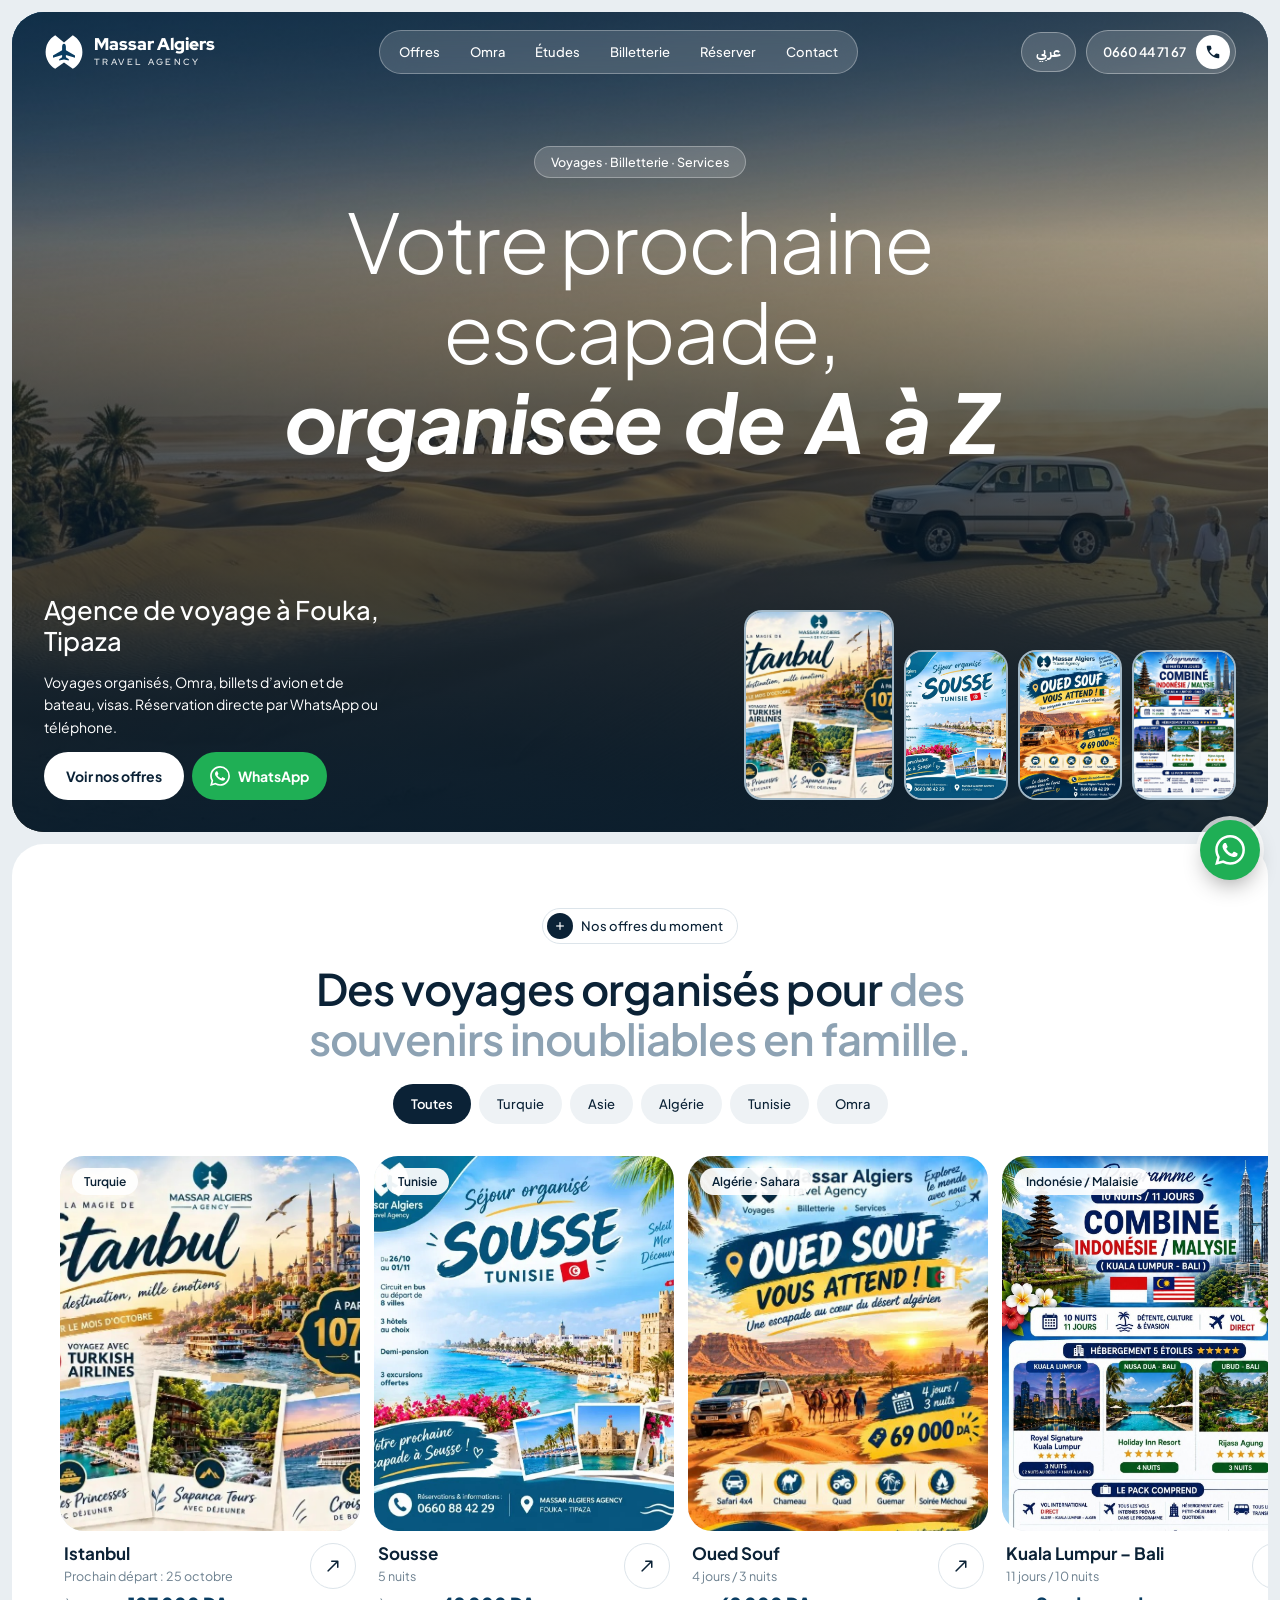
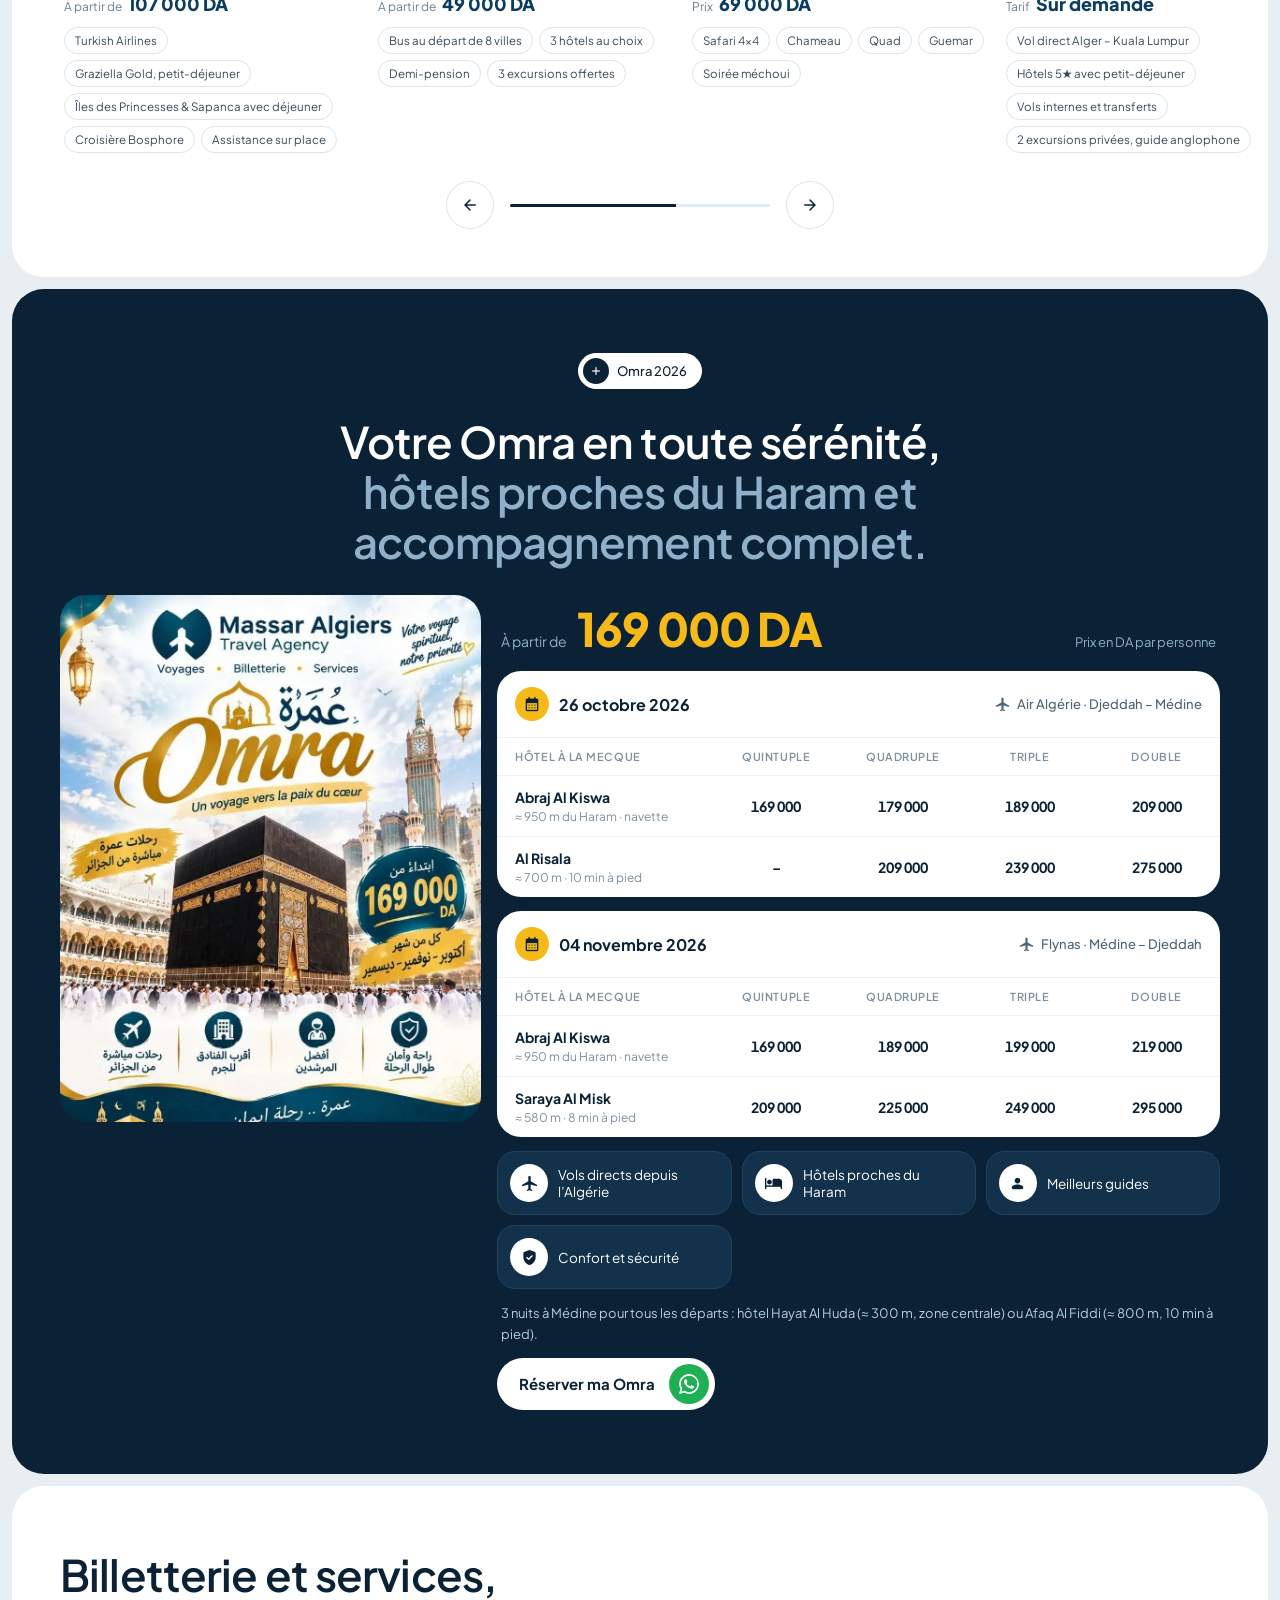
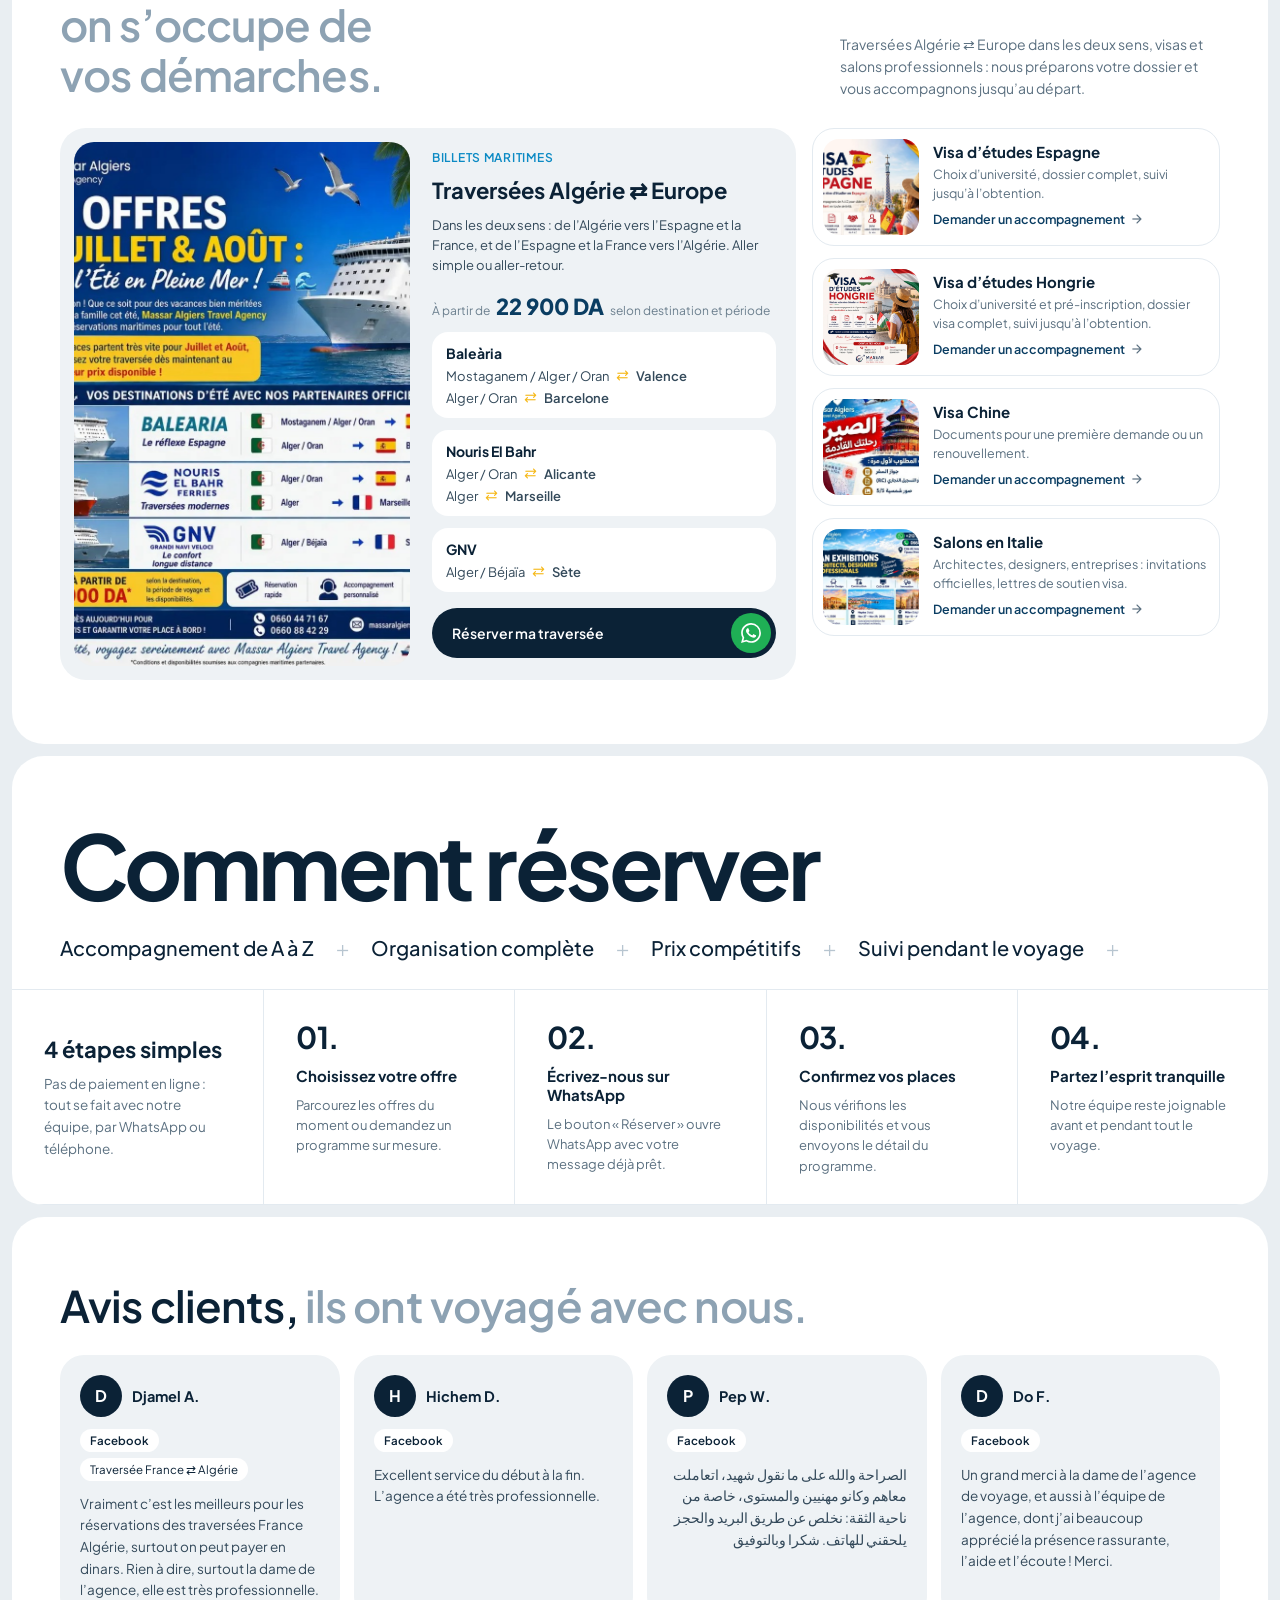
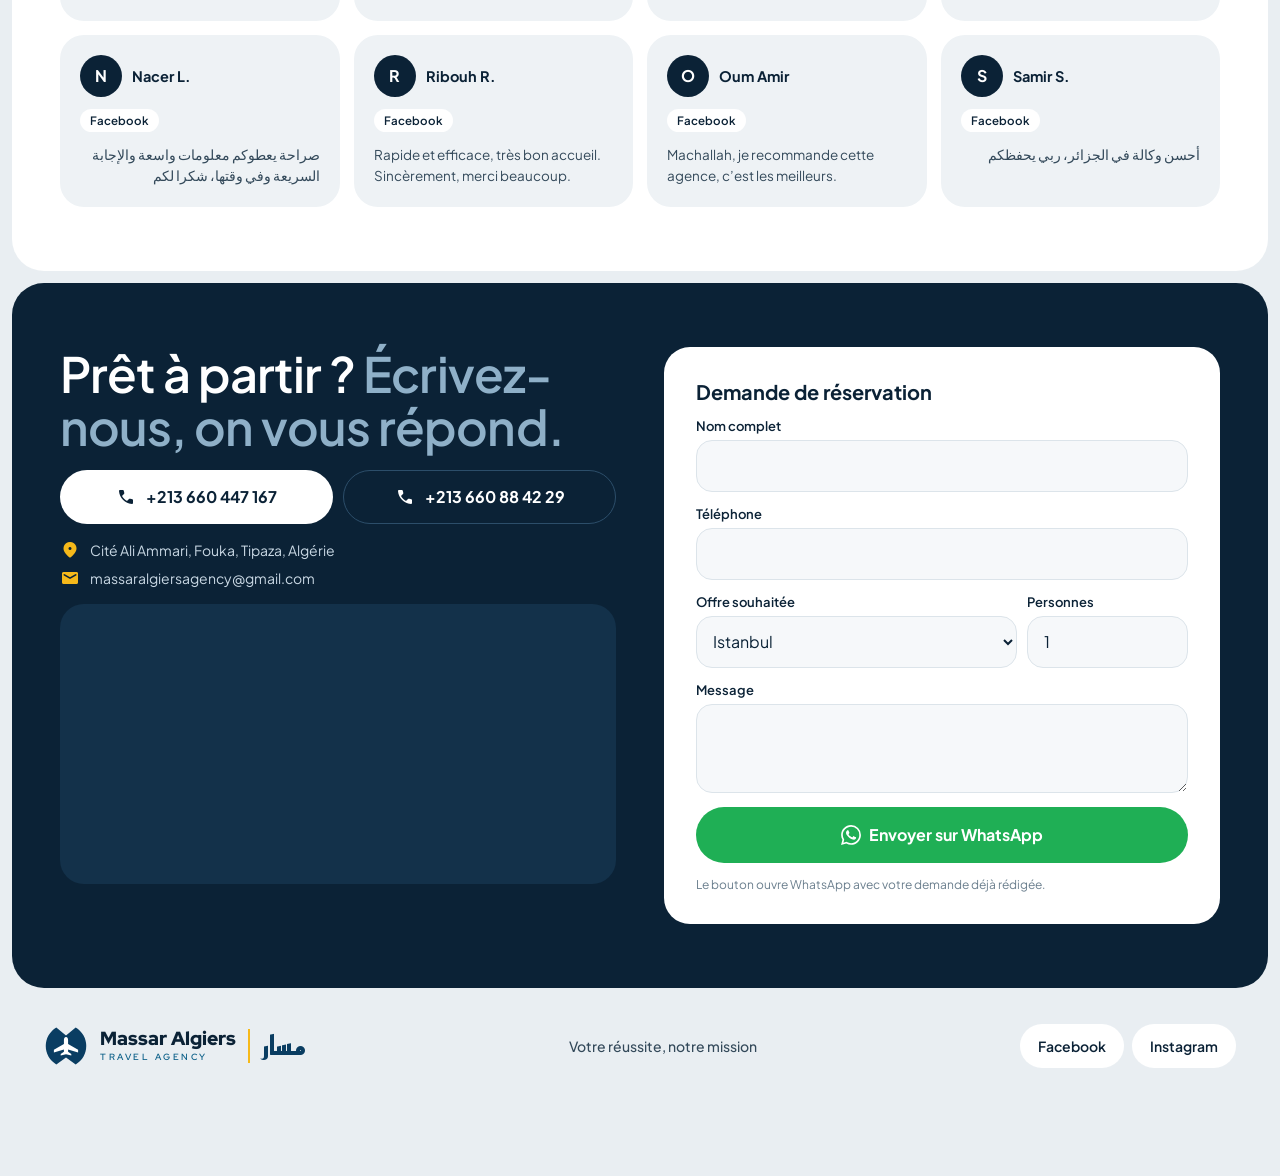
<file: index.html>
<!doctype html>
<html lang="fr" dir="ltr">
<head>
<meta charset="utf-8">
<meta name="viewport" content="width=device-width, initial-scale=1">
<title>Massar Algiers Travel Agency | Voyages organisés, Omra, billetterie à Fouka (Tipaza)</title>
<meta name="description" content="Agence de voyage à Fouka, Tipaza : voyages organisés (Istanbul, Antalya, Oued Souf, Sousse, Malaisie, Bali), Omra 2026, billets d'avion et de bateau Algérie ⇄ Europe, visas. Réservation par WhatsApp ou téléphone.">
<meta name="theme-color" content="#0A3D62">
<link rel="icon" type="image/svg+xml" href="assets/logo/avatar-rond-marine.svg">

<meta property="og:type" content="website">
<meta property="og:title" content="Massar Algiers Travel Agency">
<meta property="og:description" content="Voyages organisés, Omra, billetterie et visas. Réservez sur WhatsApp.">
<meta property="og:image" content="assets/offres/hero-desert-hd.jpg">
<meta property="og:locale" content="fr_DZ">
<meta property="og:locale:alternate" content="ar_DZ">

<link rel="preconnect" href="https://fonts.googleapis.com">
<link rel="preconnect" href="https://fonts.gstatic.com" crossorigin>
<link rel="stylesheet" href="https://fonts.googleapis.com/css2?family=Plus+Jakarta+Sans:ital,wght@0,300;0,400;0,500;0,600;0,700;0,800;1,700&family=IBM+Plex+Sans+Arabic:wght@300;400;500;600;700&family=Red+Hat+Display:wght@600;900&family=Reem+Kufi:wght@700&display=swap">
<link rel="stylesheet" href="https://fonts.googleapis.com/css2?family=Material+Symbols+Rounded:opsz,wght,FILL,GRAD@20..48,400,1,0&display=block">
<link rel="preload" as="image" href="assets/offres/hero-desert-hd.jpg">
<link rel="stylesheet" href="styles.css">

<script type="application/ld+json">
{
  "@context": "https://schema.org",
  "@type": "TravelAgency",
  "name": "Massar Algiers Travel Agency",
  "slogan": "Votre réussite, notre mission",
  "address": {
    "@type": "PostalAddress",
    "streetAddress": "Cité Ali Ammari",
    "addressLocality": "Fouka",
    "addressRegion": "Tipaza",
    "addressCountry": "DZ"
  },
  "telephone": ["+213660447167", "+213660884229"],
  "email": "massaralgiersagency@gmail.com",
  "sameAs": [
    "https://www.facebook.com/profile.php?id=61565476725472",
    "https://www.instagram.com/massar_algiers_agency/"
  ]
}
</script>
</head>
<body>
<div id="app">
  <noscript>
    <p style="padding:24px;font-family:sans-serif">Massar Algiers Travel Agency, Cité Ali Ammari, Fouka, Tipaza. Tél / WhatsApp : +213 660 447 167 · +213 660 88 42 29</p>
  </noscript>
</div>
<script src="contenu.js"></script>
<script src="app.js"></script>
</body>
</html>
</file>
<file: styles.css>
/* Massar Algiers : styles du site v2 (d'après le handoff Claude Design) */

:root {
  --nuit: #0B2236;
  --marine: #0A3D62;
  --carte-sombre: #13314A;
  --bord-sombre: #1E4462;
  --bleu-logo: #0B5F88;
  --bleu-info: #0B8AC4;
  --dore: #F6B91A;
  --whatsapp: #1FAF55;
  --fond: #E9EEF2;
  --doux: #EEF2F5;
  --champ: #F6F8FA;
  --bord: #DCE4EA;
  --bord-2: #E3EAF0;
  --gris: #5B7080;
  --gris-2: #6B7F8E;
  --texte-2: #33495A;
  --ton2: #8DA2B3;
  --ton2-sombre: #8FB0C8;

  --font: 'Plus Jakarta Sans', sans-serif;
  --font-alt: 'IBM Plex Sans Arabic', sans-serif;
  --italic: italic;
  --pad-x: clamp(16px, 4vw, 48px);
  --pad-y: clamp(36px, 5vw, 64px);
}
html[lang="ar"] {
  --font: 'IBM Plex Sans Arabic', sans-serif;
  --font-alt: 'Plus Jakarta Sans', sans-serif;
  --italic: normal;
}

* { box-sizing: border-box; }
html { scroll-behavior: smooth; scroll-padding-top: 16px; }
body { margin: 0; background: var(--fond); color: var(--nuit); font-family: var(--font); -webkit-font-smoothing: antialiased; }
a { color: inherit; text-decoration: none; }
a:hover { opacity: .9; }
img { display: block; max-width: 100%; }
h1, h2, h3, p { margin: 0; }
button { font-family: inherit; }

.ic {
  font-family: 'Material Symbols Rounded'; font-weight: normal; font-style: normal;
  line-height: 1; letter-spacing: normal; text-transform: none; white-space: nowrap;
  direction: ltr; font-feature-settings: 'liga'; font-variation-settings: 'FILL' 1; display: inline-block;
}
.wa-ico { width: 20px; height: 20px; flex: none; }

.page { padding: 12px; display: flex; flex-direction: column; gap: 12px; min-height: 100vh; }
.card { border-radius: 32px; background: #fff; }
.card-dark { background: var(--nuit); color: #fff; }
.cover { width: 100%; height: 100%; object-fit: cover; display: block; }
.cover.top { object-position: top; }
.rond { border-radius: 50%; display: flex; align-items: center; justify-content: center; flex: none; }

/* Titres deux tons */
.h2 { font-weight: 600; font-size: clamp(28px, 3.4vw, 44px); line-height: 1.15; letter-spacing: -.02em; text-wrap: balance; }
.h2 .ton2 { color: var(--ton2); }
.card-dark .h2 .ton2 { color: var(--ton2-sombre); }
.center { text-align: center; max-width: 760px; }

/* Pastille de section */
.pill { display: flex; align-items: center; gap: 8px; padding: 4px 14px 4px 4px; border: 1px solid var(--bord); border-radius: 20px; font-size: 13px; font-weight: 500; }
html[dir="rtl"] .pill { padding: 4px 4px 4px 14px; }
.pill .rond { width: 26px; height: 26px; background: var(--nuit); color: #fff; }
.pill .ic { font-size: 16px; }
.pill.blanche { background: #fff; color: var(--nuit); border-color: #fff; }

/* Verre (hero) */
.verre { background: rgba(255,255,255,.16); backdrop-filter: blur(12px); -webkit-backdrop-filter: blur(12px); border: 1px solid rgba(255,255,255,.3); }

/* ─── Hero ─── */
.hero { position: relative; border-radius: 32px; overflow: hidden; min-height: clamp(640px, 92vh, 820px); background: var(--marine); color: #fff; display: flex; flex-direction: column; }
.hero-photo, .hero-voile { position: absolute; inset: 0; }
.hero-voile { pointer-events: none; background: linear-gradient(180deg, rgba(6,28,46,.6) 0%, rgba(6,28,46,.3) 28%, rgba(6,28,46,.62) 48%, rgba(6,28,46,.92) 100%); }
.hero-bar { position: relative; display: flex; align-items: center; gap: 10px; padding: 18px clamp(16px, 3vw, 32px); }
.brand { display: flex; align-items: center; gap: 10px; flex: none; }
.brand svg { width: 40px; height: 40px; display: block; flex: none; }
.brand-txt { display: flex; flex-direction: column; gap: 3px; }
.brand-name { font-family: 'Red Hat Display', sans-serif; font-weight: 900; font-size: 17px; line-height: 1; white-space: nowrap; }
.brand-sub { font-family: 'Red Hat Display', sans-serif; font-weight: 600; font-size: 8.5px; letter-spacing: .28em; text-transform: uppercase; opacity: .85; }
.nav-wrap { flex: 1; display: flex; justify-content: center; }
.nav { display: none; gap: 2px; padding: 5px; border-radius: 24px; }
.nav a { padding: 8px 14px; border-radius: 18px; font-size: 13px; font-weight: 500; }
.nav a:hover { background: #fff; color: var(--nuit); opacity: 1; }
.lang-btn { height: 40px; padding: 0 14px; border-radius: 20px; border-color: rgba(255,255,255,.35); color: #fff; font-weight: 700; font-size: 14px; font-family: var(--font-alt); cursor: pointer; flex: none; }
.tel-pill { height: 44px; padding-inline: 5px; border-radius: 22px; border-color: rgba(255,255,255,.35); display: flex; align-items: center; gap: 10px; font-size: 13px; font-weight: 600; flex: none; }
.tel-pill > span:first-child { display: none; }
.tel-pill .rond { width: 34px; height: 34px; background: #fff; color: var(--nuit); }
.tel-pill .ic { font-size: 18px; }
@media (min-width: 960px) {
  .nav { display: flex; }
  .tel-pill { padding-inline-start: 16px; }
  .tel-pill > span:first-child { display: inline; }
}
.hero-centre { position: relative; flex: 1; display: flex; flex-direction: column; align-items: center; text-align: center; padding: clamp(24px, 6vh, 64px) 20px 0; gap: 18px; }
.hero-pill { padding: 7px 16px; border-radius: 20px; font-size: 12.5px; font-weight: 500; }
.hero h1 { font-weight: 300; font-size: clamp(40px, 6.4vw, 88px); line-height: 1.1; letter-spacing: -.03em; max-width: 980px; text-wrap: balance; }
html[lang="ar"] .hero h1 { letter-spacing: 0; }
.hero h1 b { font-weight: 700; font-style: var(--italic); word-spacing: .12em; }
.hero-bas { position: relative; display: flex; flex-wrap: wrap; align-items: flex-end; justify-content: space-between; gap: 24px; padding: 24px clamp(16px, 3vw, 32px) clamp(20px, 3vw, 32px); }
.hero-info { display: flex; flex-direction: column; gap: 14px; max-width: 340px; }
.hero-lead { font-size: clamp(20px, 2vw, 26px); font-weight: 500; line-height: 1.2; }
.hero-sub { font-size: 14px; line-height: 1.6; }
.hero-btns { display: flex; gap: 8px; align-items: center; flex-wrap: wrap; }
.btn { height: 48px; padding: 0 22px; border-radius: 24px; font-weight: 700; font-size: 14px; display: flex; align-items: center; gap: 8px; border: 0; cursor: pointer; }
.btn-blanc { background: #fff; color: var(--nuit); }
.btn-wa { background: var(--whatsapp); color: #fff; padding: 0 18px; }
.vignettes { display: flex; gap: 10px; align-items: flex-end; overflow-x: auto; scrollbar-width: none; max-width: 100%; }
.vignettes::-webkit-scrollbar { display: none; }
.vignettes a { flex: none; width: 104px; height: 150px; border-radius: 18px; overflow: hidden; border: 2px solid rgba(255,255,255,.6); background: #174E73; }
.vignettes a:first-child { width: 150px; height: 190px; }

/* ─── Offres ─── */
.offres { padding: var(--pad-y) 0 clamp(28px, 4vw, 48px); display: flex; flex-direction: column; align-items: center; gap: 20px; overflow: hidden; }
.offres .h2 { padding: 0 20px; }
.filtres { display: flex; gap: 8px; flex-wrap: wrap; justify-content: center; padding: 0 16px; }
.filtres button { height: 40px; padding: 0 18px; border-radius: 20px; border: 0; background: var(--doux); color: var(--nuit); font-size: 13px; font-weight: 500; cursor: pointer; }
.filtres button[aria-pressed="true"] { background: var(--nuit); color: #fff; font-weight: 600; }
.track { width: 100%; display: flex; gap: 14px; overflow-x: auto; scroll-snap-type: x mandatory; scrollbar-width: none; padding: 12px var(--pad-x) 8px; scroll-padding-inline: var(--pad-x); }
.track::-webkit-scrollbar { display: none; }
.offre { flex: none; width: clamp(260px, 24vw, 300px); scroll-snap-align: start; display: flex; flex-direction: column; gap: 12px; }
.offre-img { position: relative; aspect-ratio: 4 / 5; border-radius: 24px; overflow: hidden; background: var(--bord-2); }
.offre-lieu { position: absolute; top: 12px; inset-inline-start: 12px; padding: 6px 12px; border-radius: 16px; background: rgba(255,255,255,.92); font-size: 12px; font-weight: 600; }
.offre-row { display: flex; justify-content: space-between; gap: 10px; align-items: flex-start; padding: 0 4px; }
.offre-txt { display: flex; flex-direction: column; gap: 4px; min-width: 0; }
.offre h3 { font-size: 17px; font-weight: 700; line-height: 1.25; }
.offre-quand { font-size: 12.5px; color: var(--gris-2); }
.prix { display: flex; align-items: baseline; gap: 6px; margin-top: 4px; flex-wrap: wrap; }
.prix small { font-size: 12px; color: var(--gris-2); }
.prix strong { font-size: 18px; font-weight: 800; color: var(--marine); }
.go { flex: none; width: 46px; height: 46px; border: 1px solid var(--bord); color: var(--nuit); }
.go .ic { font-size: 20px; }
.go:hover { background: var(--nuit); color: #fff; opacity: 1; }
.chips { display: flex; flex-wrap: wrap; gap: 6px; padding: 0 4px; }
.chips span { font-size: 11.5px; padding: 5px 10px; border-radius: 14px; border: 1px solid var(--bord); color: var(--texte-2); }
.nav-track { display: flex; align-items: center; gap: 16px; }
.nav-track button { width: 48px; height: 48px; border: 1px solid var(--bord); background: #fff; color: var(--nuit); cursor: pointer; }
.nav-track .ic { font-size: 20px; }
.progress { width: clamp(120px, 24vw, 260px); height: 3px; border-radius: 2px; background: var(--bord-2); overflow: hidden; }
.progress div { width: 30%; height: 100%; background: var(--nuit); transition: margin .2s; }

/* ─── Omra ─── */
.omra { padding: var(--pad-y) var(--pad-x); display: flex; flex-direction: column; align-items: center; gap: 28px; }
.omra-grid { width: 100%; max-width: 1160px; display: flex; flex-wrap: wrap; gap: 16px; align-items: flex-start; }
.omra-affiche { flex: 1 1 300px; position: relative; aspect-ratio: 4 / 5; border-radius: 26px; overflow: hidden; background: var(--carte-sombre); }
.omra-col { flex: 2 1 480px; display: flex; flex-direction: column; gap: 14px; min-width: 0; }
.omra-prix { display: flex; align-items: baseline; justify-content: space-between; gap: 12px; flex-wrap: wrap; padding: 4px 4px 0; }
.omra-prix > div { display: flex; align-items: baseline; gap: 10px; flex-wrap: wrap; }
.omra-prix small, .omra-unit { font-size: 14px; color: var(--ton2-sombre); }
.omra-unit { font-size: 13px; }
.omra-prix strong { font-size: clamp(34px, 3.6vw, 48px); font-weight: 800; color: var(--dore); letter-spacing: -.02em; }
.depart { background: #fff; color: var(--nuit); border-radius: 24px; overflow: hidden; }
.depart-head { display: flex; justify-content: space-between; align-items: center; flex-wrap: wrap; gap: 6px 14px; padding: 16px 18px; border-bottom: 1px solid var(--doux); }
.depart-date { display: flex; align-items: center; gap: 10px; font-weight: 700; font-size: 16px; white-space: nowrap; }
.depart-date .rond { width: 34px; height: 34px; background: var(--dore); }
.depart-date .ic { font-size: 18px; }
.depart-vol { font-size: 13px; font-weight: 500; color: #4D6475; display: flex; align-items: center; gap: 6px; }
.depart-vol .ic { font-size: 17px; }
.table-scroll { overflow-x: auto; }
.table { min-width: 470px; }
.trow { display: grid; grid-template-columns: minmax(160px, 1.7fr) repeat(4, minmax(70px, 1fr)); align-items: center; border-top: 1px solid var(--doux); }
.trow.thead { border-top: 0; font-size: 11px; font-weight: 600; text-transform: uppercase; letter-spacing: .05em; color: #7D90A0; }
.trow.thead > div { padding: 12px 6px; text-align: center; }
.trow.thead > div:first-child, .hotel { padding: 12px 18px; text-align: start; }
.hotel { display: flex; flex-direction: column; gap: 3px; }
.hotel b { font-size: 14px; }
.hotel span { font-size: 12px; color: #7D90A0; }
.cell-prix { padding: 12px 6px; text-align: center; font-weight: 700; font-size: 14px; font-variant-numeric: tabular-nums; unicode-bidi: isolate; }
.avantages { display: grid; grid-template-columns: repeat(auto-fit, minmax(min(100%, 200px), 1fr)); gap: 10px; }
.avantages > div { display: flex; align-items: center; gap: 10px; font-size: 13.5px; background: var(--carte-sombre); border: 1px solid var(--bord-sombre); border-radius: 18px; padding: 12px; }
.avantages .rond { width: 38px; height: 38px; background: #fff; color: var(--nuit); }
.avantages .ic { font-size: 19px; }
.medine { font-size: 13px; line-height: 1.55; color: #B9CCDA; padding: 0 4px; }
.btn-split { align-self: flex-start; height: 52px; padding-inline: 22px 6px; border-radius: 26px; font-weight: 700; font-size: 15px; display: flex; align-items: center; justify-content: space-between; gap: 14px; }
.btn-split .rond { width: 40px; height: 40px; background: var(--whatsapp); color: #fff; }

/* ─── Services ─── */
.services { padding: var(--pad-y) var(--pad-x); display: flex; flex-direction: column; gap: 28px; }
.svc-head { display: flex; flex-wrap: wrap; justify-content: space-between; align-items: flex-end; gap: 16px 40px; }
.svc-head .h2 { max-width: 560px; }
.svc-head p { font-size: 14px; line-height: 1.6; color: var(--gris); max-width: 380px; }
.svc-grid { display: flex; flex-wrap: wrap; gap: 16px; }
.mer { flex: 2 1 520px; min-width: 0; display: flex; flex-wrap: wrap; gap: 16px; background: var(--doux); border-radius: 26px; padding: 14px; }
.mer-img { flex: 1 1 240px; aspect-ratio: 1 / 1; border-radius: 20px; overflow: hidden; background: var(--bord); }
.mer-col { flex: 1 1 260px; display: flex; flex-direction: column; gap: 12px; padding: 8px 6px; }
.cat { font-size: 12px; font-weight: 600; color: var(--bleu-info); text-transform: uppercase; letter-spacing: .06em; }
.mer h3 { font-size: 22px; font-weight: 700; line-height: 1.2; }
.mer-txt { font-size: 13px; line-height: 1.55; color: var(--texte-2); }
.mer .prix strong { font-size: 22px; }
.cie { background: #fff; border-radius: 16px; padding: 12px 14px; display: flex; flex-direction: column; gap: 6px; }
.cie b { font-size: 14px; }
.ligne { display: flex; align-items: center; gap: 6px; font-size: 13px; color: var(--texte-2); flex-wrap: wrap; }
.ligne .ic { font-size: 15px; color: var(--dore); }
.ligne strong { font-weight: 600; }
.mer .btn-split { align-self: stretch; margin-top: 4px; height: 50px; padding-inline: 20px 5px; background: var(--nuit); color: #fff; font-weight: 600; font-size: 14px; }
.svc-list { flex: 1 1 300px; display: flex; flex-direction: column; gap: 12px; }
.svc { display: flex; gap: 14px; align-items: center; padding: 10px; border: 1px solid var(--bord-2); border-radius: 22px; }
.svc:hover { border-color: var(--nuit); opacity: 1; }
.svc-img { flex: none; width: 96px; height: 96px; border-radius: 16px; overflow: hidden; background: var(--bord); }
.svc-txt { flex: 1; display: flex; flex-direction: column; gap: 4px; min-width: 0; }
.svc-txt b { font-size: 15px; line-height: 1.25; }
.svc-txt span { font-size: 12.5px; color: var(--gris); line-height: 1.45; }
.svc-txt em { font-style: normal; font-size: 12.5px; font-weight: 600; color: var(--marine); display: flex; align-items: center; gap: 4px; margin-top: 2px; }
.svc-txt em .ic { font-size: 16px; }

/* ─── Comment réserver ─── */
.reserver { overflow: hidden; }
.reserver h2 { padding: var(--pad-y) var(--pad-x) 12px; font-weight: 700; font-size: clamp(40px, 7vw, 96px); line-height: 1; letter-spacing: -.04em; }
html[lang="ar"] .reserver h2 { letter-spacing: 0; }
.mots { display: flex; flex-wrap: wrap; gap: 10px 22px; align-items: center; padding: 12px var(--pad-x) 28px; border-bottom: 1px solid var(--bord-2); font-size: clamp(16px, 1.6vw, 20px); font-weight: 500; }
.mots span { display: flex; align-items: center; gap: 22px; }
.mots i { font-style: normal; color: #B7C5D0; font-size: 22px; font-weight: 300; }
.etapes { display: grid; grid-template-columns: repeat(auto-fit, minmax(min(100%, 240px), 1fr)); }
.etapes > div { padding: 28px clamp(16px, 3vw, 32px); display: flex; flex-direction: column; gap: 10px; border-bottom: 1px solid var(--bord-2); }
.etapes > div + div { border-inline-start: 1px solid var(--bord-2); }
.etapes .intro { justify-content: center; }
.etapes .intro b { font-size: 22px; }
.etapes .intro span { font-size: 13.5px; color: var(--gris); line-height: 1.6; }
.etapes .n { font-size: 30px; font-weight: 700; letter-spacing: -.02em; }
.etapes .t { font-size: 15px; font-weight: 700; }
.etapes .d { font-size: 13px; color: var(--gris); line-height: 1.55; }

/* ─── Avis ─── */
.avis { padding: var(--pad-y) var(--pad-x); display: flex; flex-direction: column; gap: 24px; }
.avis-grid { display: grid; grid-template-columns: repeat(auto-fill, minmax(min(100%, 260px), 1fr)); gap: 14px; }
.avis-card { background: var(--doux); border-radius: 24px; padding: 20px; display: flex; flex-direction: column; gap: 12px; }
.avis-who { display: flex; align-items: center; gap: 10px; }
.avis-who .rond { width: 42px; height: 42px; background: var(--nuit); color: #fff; font-weight: 700; font-size: 16px; }
.avis-who b { display: block; font-size: 14.5px; }
.avis-who small { font-size: 12px; color: var(--gris-2); }
.avis-tags { display: flex; gap: 6px; align-items: center; flex-wrap: wrap; }
.avis-tags span { font-size: 11.5px; padding: 4px 10px; border-radius: 12px; background: #fff; }
.avis-tags span:first-child { font-weight: 600; }
.avis-txt { font-size: 13.5px; line-height: 1.6; color: var(--texte-2); text-wrap: pretty; }

/* ─── Contact ─── */
.contact { padding: var(--pad-y) var(--pad-x); display: flex; flex-wrap: wrap; gap: clamp(24px, 4vw, 48px); }
.contact-col { flex: 1 1 380px; display: flex; flex-direction: column; gap: 16px; min-width: 0; }
.contact .h2 { font-size: clamp(30px, 3.8vw, 52px); line-height: 1.1; }
.appels { display: flex; flex-wrap: wrap; gap: 10px; }
.appels a { flex: 1 1 200px; height: 54px; border-radius: 27px; font-weight: 700; font-size: 16px; display: flex; align-items: center; justify-content: center; gap: 10px; }
.appels a:first-child { background: #fff; color: var(--nuit); }
.appels a:last-child { border: 1px solid #2C4E6A; color: #fff; }
.appels .ic { font-size: 20px; }
.coords { display: flex; flex-direction: column; gap: 8px; font-size: 14px; color: #C9D8E4; }
.coords > * { display: flex; gap: 10px; align-items: center; }
.coords .ic { font-size: 20px; color: var(--dore); }
.carte { position: relative; height: clamp(220px, 24vw, 280px); border-radius: 24px; overflow: hidden; background: var(--carte-sombre); }
.carte iframe { position: absolute; inset: 0; width: 100%; height: 100%; border: 0; }
.form { flex: 1 1 380px; background: #fff; color: var(--nuit); border-radius: 26px; padding: clamp(20px, 3vw, 32px); display: flex; flex-direction: column; gap: 14px; align-self: flex-start; }
.form h3 { font-weight: 700; font-size: 20px; }
.form label { display: flex; flex-direction: column; gap: 6px; font-size: 13px; font-weight: 600; }
.form input, .form select, .form textarea { height: 52px; border: 1px solid var(--bord); border-radius: 16px; padding: 0 16px; font-size: 16px; font-family: inherit; color: var(--nuit); background: var(--champ); width: 100%; }
.form select { padding: 0 12px; }
.form textarea { height: auto; padding: 12px 16px; resize: vertical; }
.form input[type="tel"] { text-align: start; }
.form-row { display: grid; grid-template-columns: minmax(0, 2fr) minmax(0, 1fr); gap: 10px; }
.form button { height: 56px; border: 0; border-radius: 28px; background: var(--whatsapp); color: #fff; font-weight: 700; font-size: 16px; display: flex; align-items: center; justify-content: center; gap: 8px; cursor: pointer; }
.form-hint { font-size: 12px; color: var(--gris-2); }

/* ─── Footer ─── */
.footer { display: flex; flex-wrap: wrap; align-items: center; justify-content: space-between; gap: 20px; padding: 24px clamp(16px, 3vw, 32px) 96px; }
.footer-logo { display: flex; align-items: center; gap: 12px; }
.footer-logo svg { width: 44px; height: 44px; display: block; flex: none; }
.footer-logo .brand-name { font-size: 19px; }
.footer-logo .brand-sub { font-size: 9px; color: var(--bleu-logo); opacity: 1; }
.footer-sep { width: 2px; height: 34px; background: var(--dore); }
.footer-ar { font-family: 'Reem Kufi', sans-serif; font-weight: 700; font-size: 26px; line-height: 1; color: var(--marine); }
.slogan { font-size: 14px; font-weight: 500; color: var(--texte-2); }
.socials { display: flex; gap: 8px; }
.socials a { height: 44px; padding: 0 18px; border-radius: 22px; background: #fff; display: flex; align-items: center; font-weight: 600; font-size: 14px; }

/* ─── WhatsApp flottant ─── */
.wa-float { position: fixed; bottom: 20px; inset-inline-end: 20px; z-index: 30; width: 60px; height: 60px; border-radius: 30px; background: var(--whatsapp); color: #fff; display: flex; align-items: center; justify-content: center; box-shadow: 0 10px 24px -8px rgba(0,0,0,.45), 0 0 0 4px rgba(255,255,255,.75); }
.wa-float .wa-ico { width: 30px; height: 30px; }
</file>
